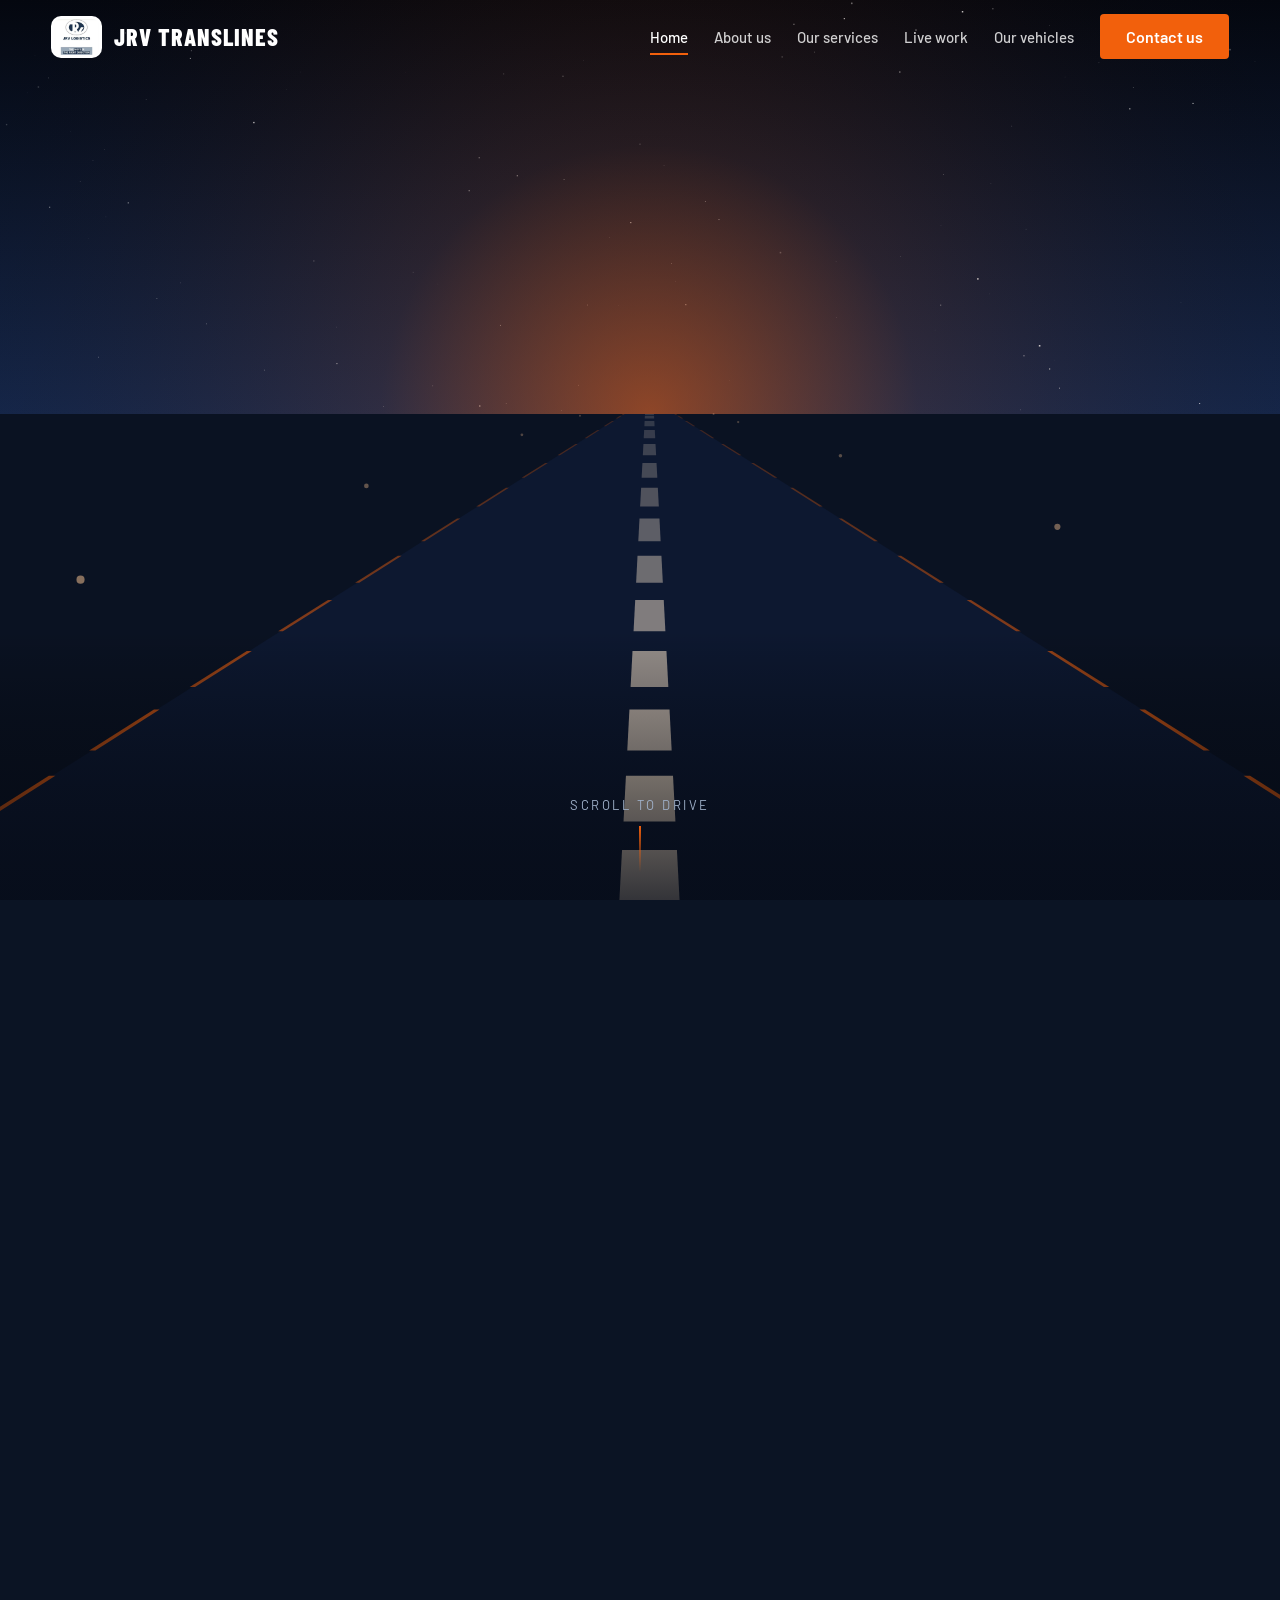
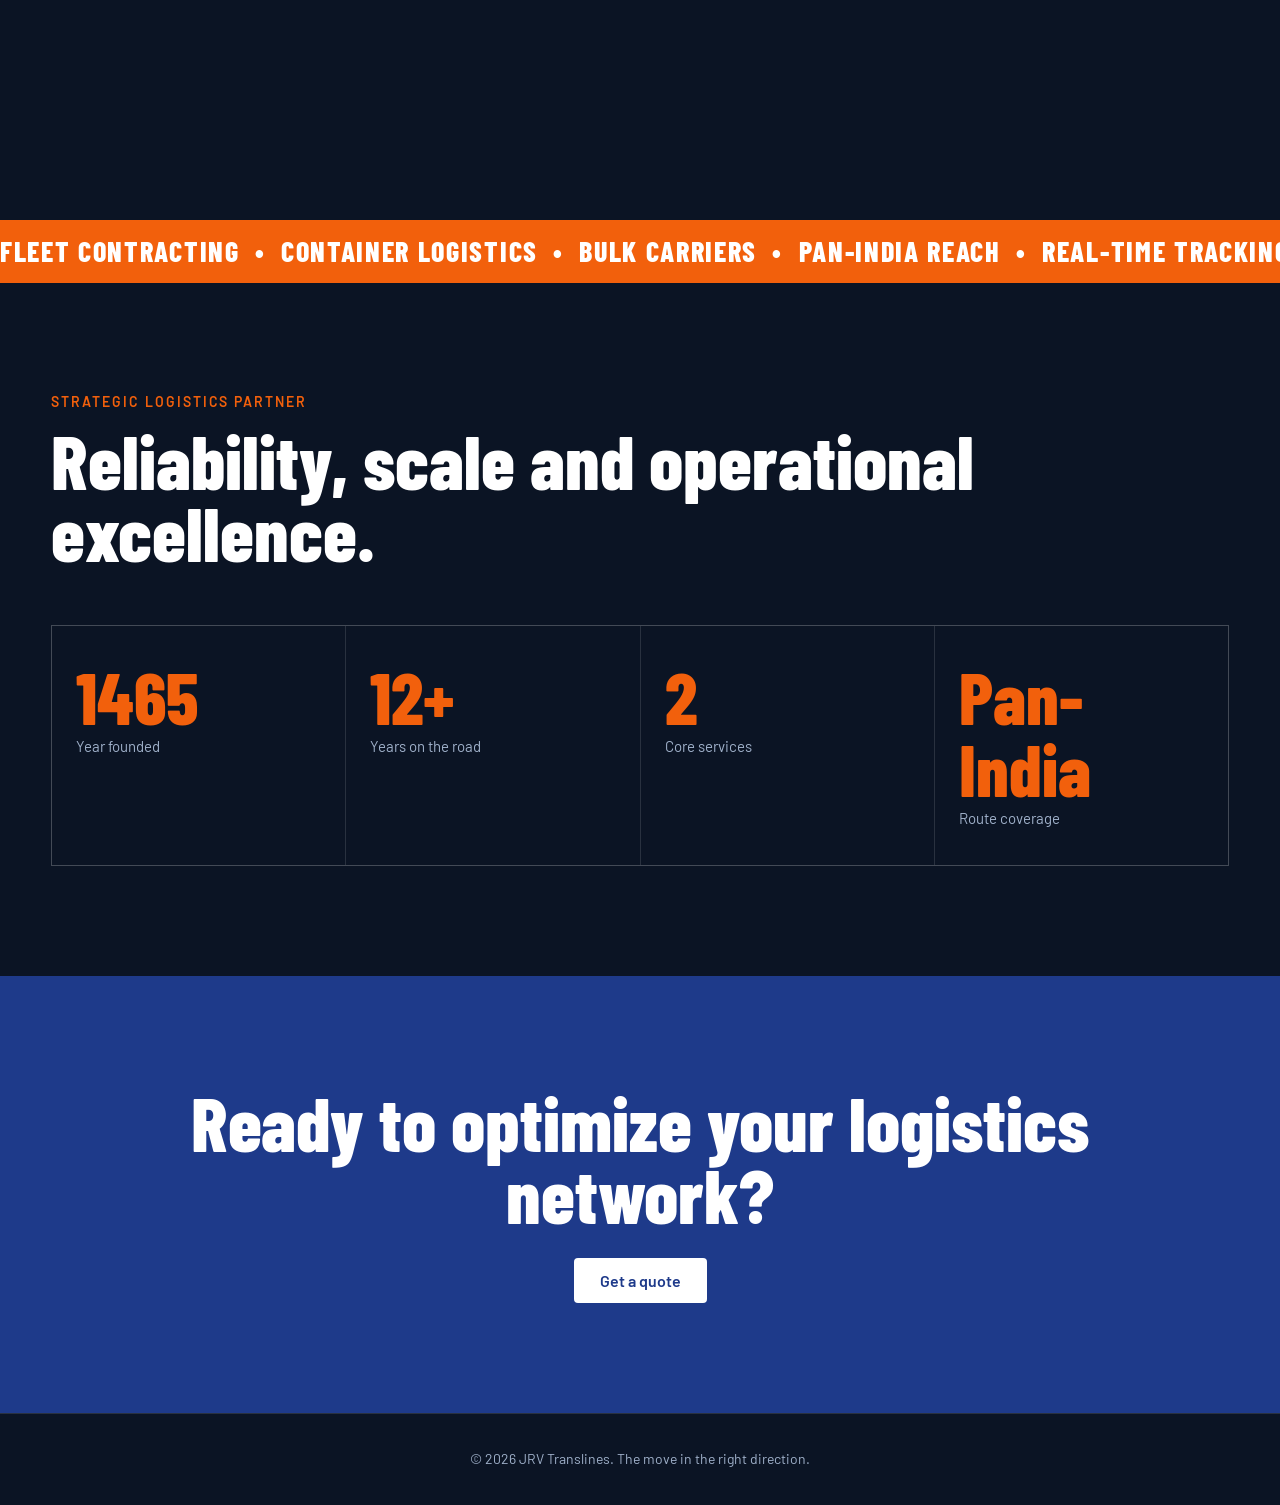
<file: index.html>
<!DOCTYPE html>
<html lang="en"><head>
<meta charset="utf-8">
<meta name="viewport" content="width=device-width, initial-scale=1, viewport-fit=cover">
<meta name="color-scheme" content="dark">
<title>Home | JRV Translines</title>
<link href="https://fonts.googleapis.com/css2?family=Barlow+Condensed:wght@500;700;800&family=Barlow:wght@400;500;600&display=swap" rel="stylesheet">
<link rel="stylesheet" href="css/style.css">
</head><body data-r="">
<div id="prog"></div>
<nav id="nav"><div class="w"><a class="brand" href="index.html"><img src="images/logo.jpg" alt="JRV logo">JRV TRANSLINES</a>
<button class="bg" id="bg" aria-label="Menu">☰</button>
<div class="links" id="lk"><a href="index.html" data-r="">Home</a><a href="about.html" data-r="about">About us</a><a href="services.html" data-r="services">Our services</a><a href="live-work.html" data-r="work">Live work</a><a href="vehicles.html" data-r="vehicles">Our vehicles</a><a class="btn" href="contact.html">Contact us</a></div></div></nav>
<main><div class="pg act">
<div class="pin" id="pin"><div class="stick"><canvas id="cv"></canvas>
<div class="cap"><h1>JRV<br>Translines</h1><p>The move in the right direction.</p></div>
<div class="cap"><h1 class="o">Since 2009</h1><p>Over a decade of uninterrupted logistics across Maharashtra and beyond.</p></div>
<div class="cap"><h1>Pan-India<br>reach</h1><p>Fleet contracting, container logistics and bulk carriers for India's top supply chains.</p>
<div class="btns"><a class="btn" href="contact.html">Start a partnership</a><a class="btn o" href="vehicles.html">See our vehicles</a></div></div>
<div class="hint" id="hint">Scroll to drive<i></i></div></div></div>
<div class="mq"><div>Fleet contracting &nbsp;•&nbsp; Container logistics &nbsp;•&nbsp; Bulk carriers &nbsp;•&nbsp; Pan-India reach &nbsp;•&nbsp; Real-time tracking &nbsp;•&nbsp; Fleet contracting &nbsp;•&nbsp; Container logistics &nbsp;•&nbsp; Bulk carriers &nbsp;•&nbsp; Pan-India reach &nbsp;•&nbsp; Real-time tracking &nbsp;•&nbsp;</div></div>
<section><div class="w"><span class="tag rv">Strategic logistics partner</span><h2 class="rv">Reliability, scale and operational excellence.</h2>
<div class="stats rv" style="margin-top:56px"><div><b data-n="2009">0</b><span>Year founded</span></div><div><b data-n="17" data-s="+">0</b><span>Years on the road</span></div><div><b data-n="3">0</b><span>Core services</span></div><div><b>Pan-India</b><span>Route coverage</span></div></div></div></section>
<section class="cta"><div class="w"><h2 class="rv">Ready to optimize your logistics network?</h2><a class="btn rv" style="background:#fff;color:var(--blue)!important" href="contact.html">Get a quote</a></div></section></div></main>
<footer>© <span id="y"></span> JRV Translines. The move in the right direction.</footer>
<script src="js/main.js"></script>
</body></html>
</file>
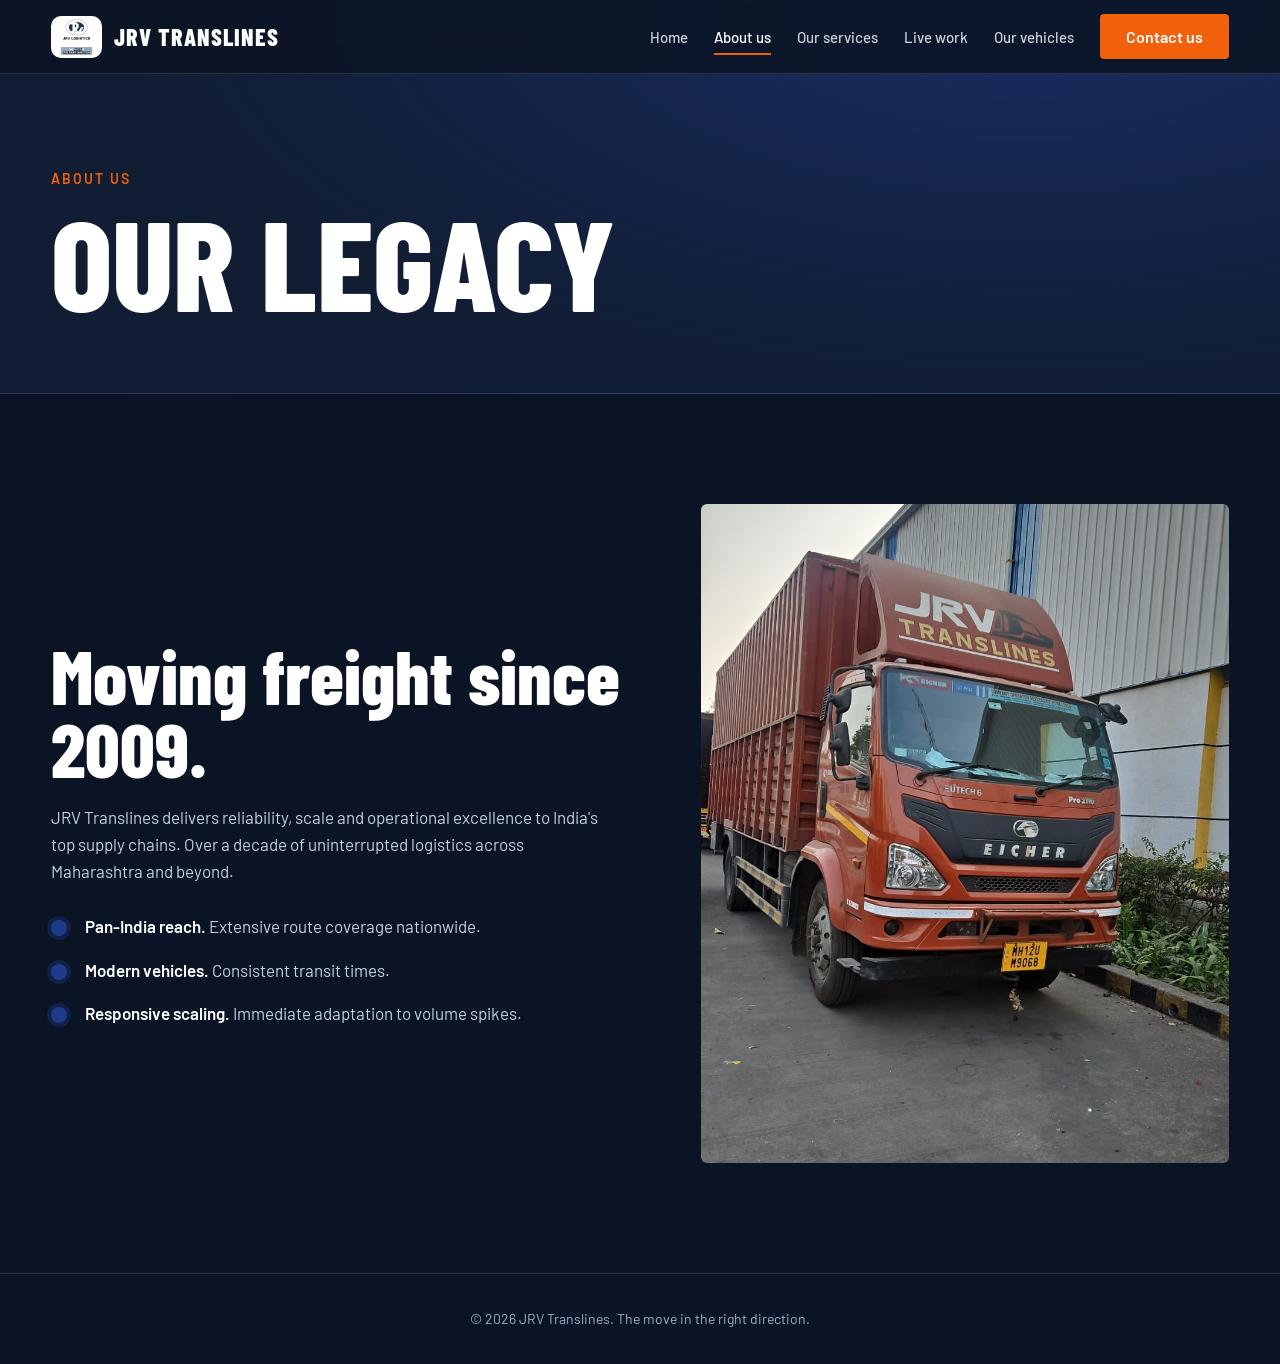
<file: about.html>
<!DOCTYPE html>
<html lang="en"><head>
<meta charset="utf-8">
<meta name="viewport" content="width=device-width, initial-scale=1, viewport-fit=cover">
<meta name="color-scheme" content="dark">
<title>About us | JRV Translines</title>
<link href="https://fonts.googleapis.com/css2?family=Barlow+Condensed:wght@500;700;800&family=Barlow:wght@400;500;600&display=swap" rel="stylesheet">
<link rel="stylesheet" href="css/style.css">
</head><body data-r="about">
<div id="prog"></div>
<nav id="nav"><div class="w"><a class="brand" href="index.html"><img src="images/logo.jpg" alt="JRV logo">JRV TRANSLINES</a>
<button class="bg" id="bg" aria-label="Menu">☰</button>
<div class="links" id="lk"><a href="index.html" data-r="">Home</a><a href="about.html" data-r="about">About us</a><a href="services.html" data-r="services">Our services</a><a href="live-work.html" data-r="work">Live work</a><a href="vehicles.html" data-r="vehicles">Our vehicles</a><a class="btn" href="contact.html">Contact us</a></div></div></nav>
<main><div class="pg act"><header class="head"><div class="w"><span class="tag">About us</span><h1>Our legacy</h1></div></header>
<section><div class="w two"><div class="rv"><h2>Moving freight since 2009.</h2><p class="t">JRV Translines delivers reliability, scale and operational excellence to India's top supply chains. Over a decade of uninterrupted logistics across Maharashtra and beyond.</p>
<ul class="feat"><li><b>Pan-India reach.</b> Extensive route coverage nationwide.</li><li><b>Modern vehicles.</b> Consistent transit times.</li><li><b>Responsive scaling.</b> Immediate adaptation to volume spikes.</li></ul></div>
<div class="pic rv"><img src="images/translines-pro2110.jpg" alt="JRV Translines Eicher truck"></div></div></section></div></main>
<footer>© <span id="y"></span> JRV Translines. The move in the right direction.</footer>
<script src="js/main.js"></script>
</body></html>
</file>
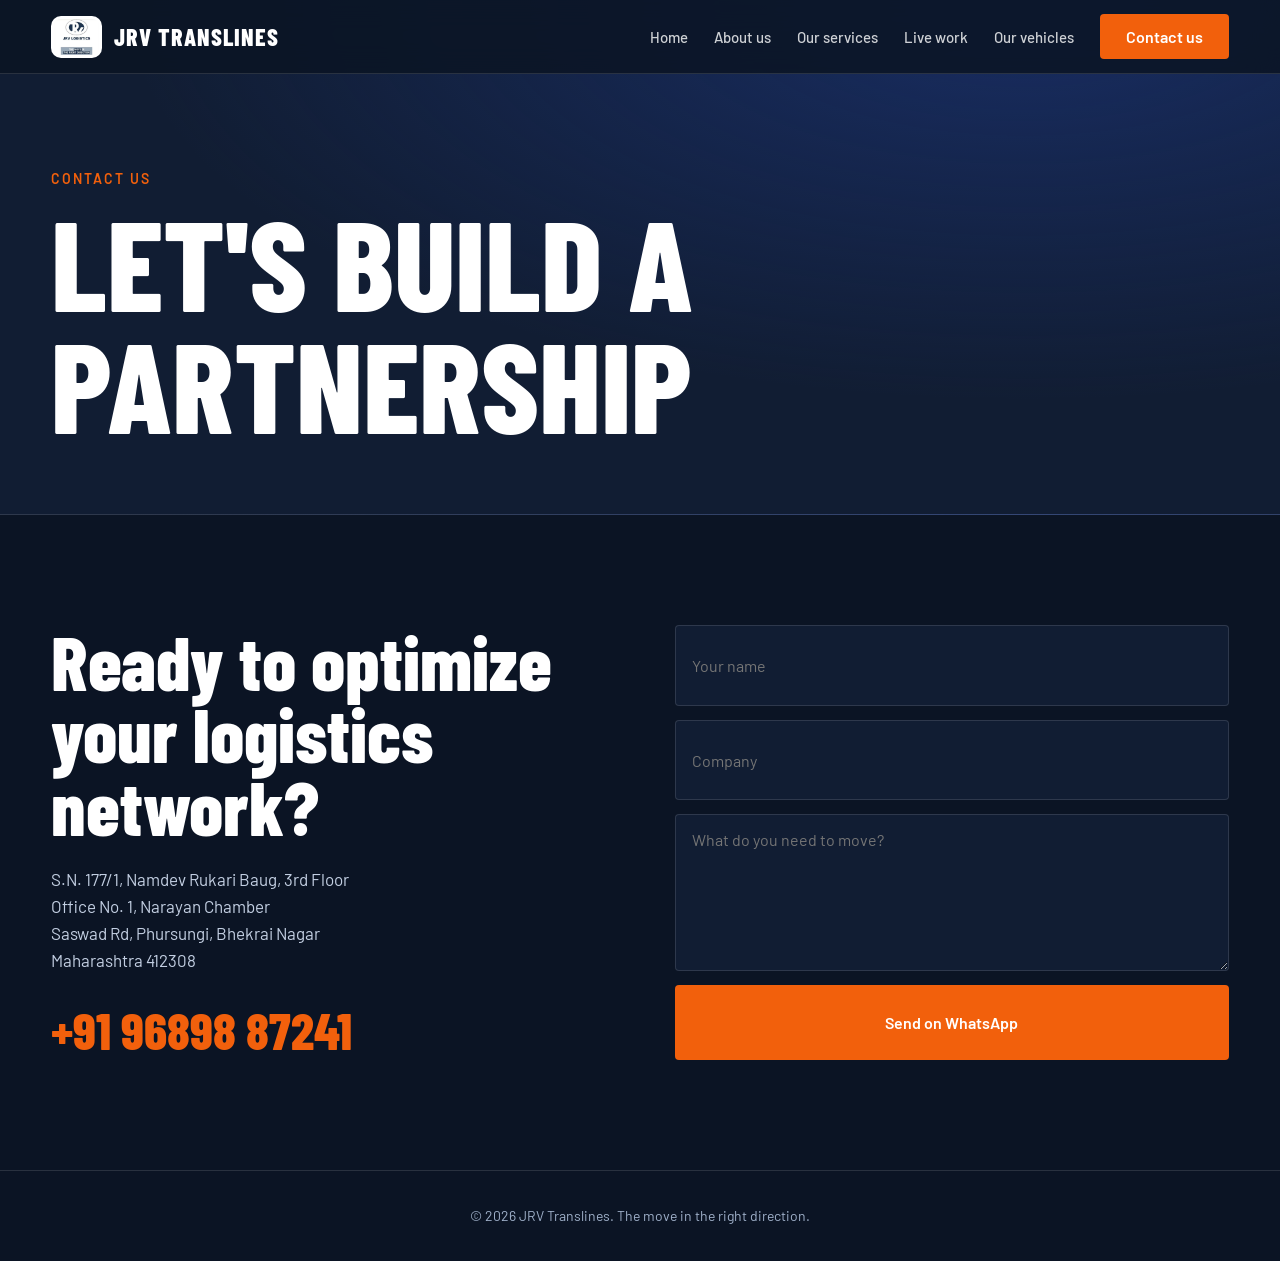
<file: contact.html>
<!DOCTYPE html>
<html lang="en"><head>
<meta charset="utf-8">
<meta name="viewport" content="width=device-width, initial-scale=1, viewport-fit=cover">
<meta name="color-scheme" content="dark">
<title>Contact us | JRV Translines</title>
<link href="https://fonts.googleapis.com/css2?family=Barlow+Condensed:wght@500;700;800&family=Barlow:wght@400;500;600&display=swap" rel="stylesheet">
<link rel="stylesheet" href="css/style.css">
</head><body data-r="contact">
<div id="prog"></div>
<nav id="nav"><div class="w"><a class="brand" href="index.html"><img src="images/logo.jpg" alt="JRV logo">JRV TRANSLINES</a>
<button class="bg" id="bg" aria-label="Menu">☰</button>
<div class="links" id="lk"><a href="index.html" data-r="">Home</a><a href="about.html" data-r="about">About us</a><a href="services.html" data-r="services">Our services</a><a href="live-work.html" data-r="work">Live work</a><a href="vehicles.html" data-r="vehicles">Our vehicles</a><a class="btn" href="contact.html">Contact us</a></div></div></nav>
<main><div class="pg act"><header class="head"><div class="w"><span class="tag">Contact us</span><h1>Let's build a partnership</h1></div></header>
<section><div class="w cg"><div class="rv"><h2>Ready to optimize your logistics network?</h2><address>S.N. 177/1, Namdev Rukari Baug, 3rd Floor<br>Office No. 1, Narayan Chamber<br>Saswad Rd, Phursungi, Bhekrai Nagar<br>Maharashtra 412308</address><a class="ph" href="tel:+919689887241">+91 96898 87241</a></div>
<form class="rv" id="f"><input id="n" placeholder="Your name" required><input id="c" placeholder="Company"><textarea id="m" rows="5" placeholder="What do you need to move?" required></textarea><button class="btn" type="submit">Send on WhatsApp</button></form></div></section></div></main>
<footer>© <span id="y"></span> JRV Translines. The move in the right direction.</footer>
<script src="js/main.js"></script>
</body></html>
</file>
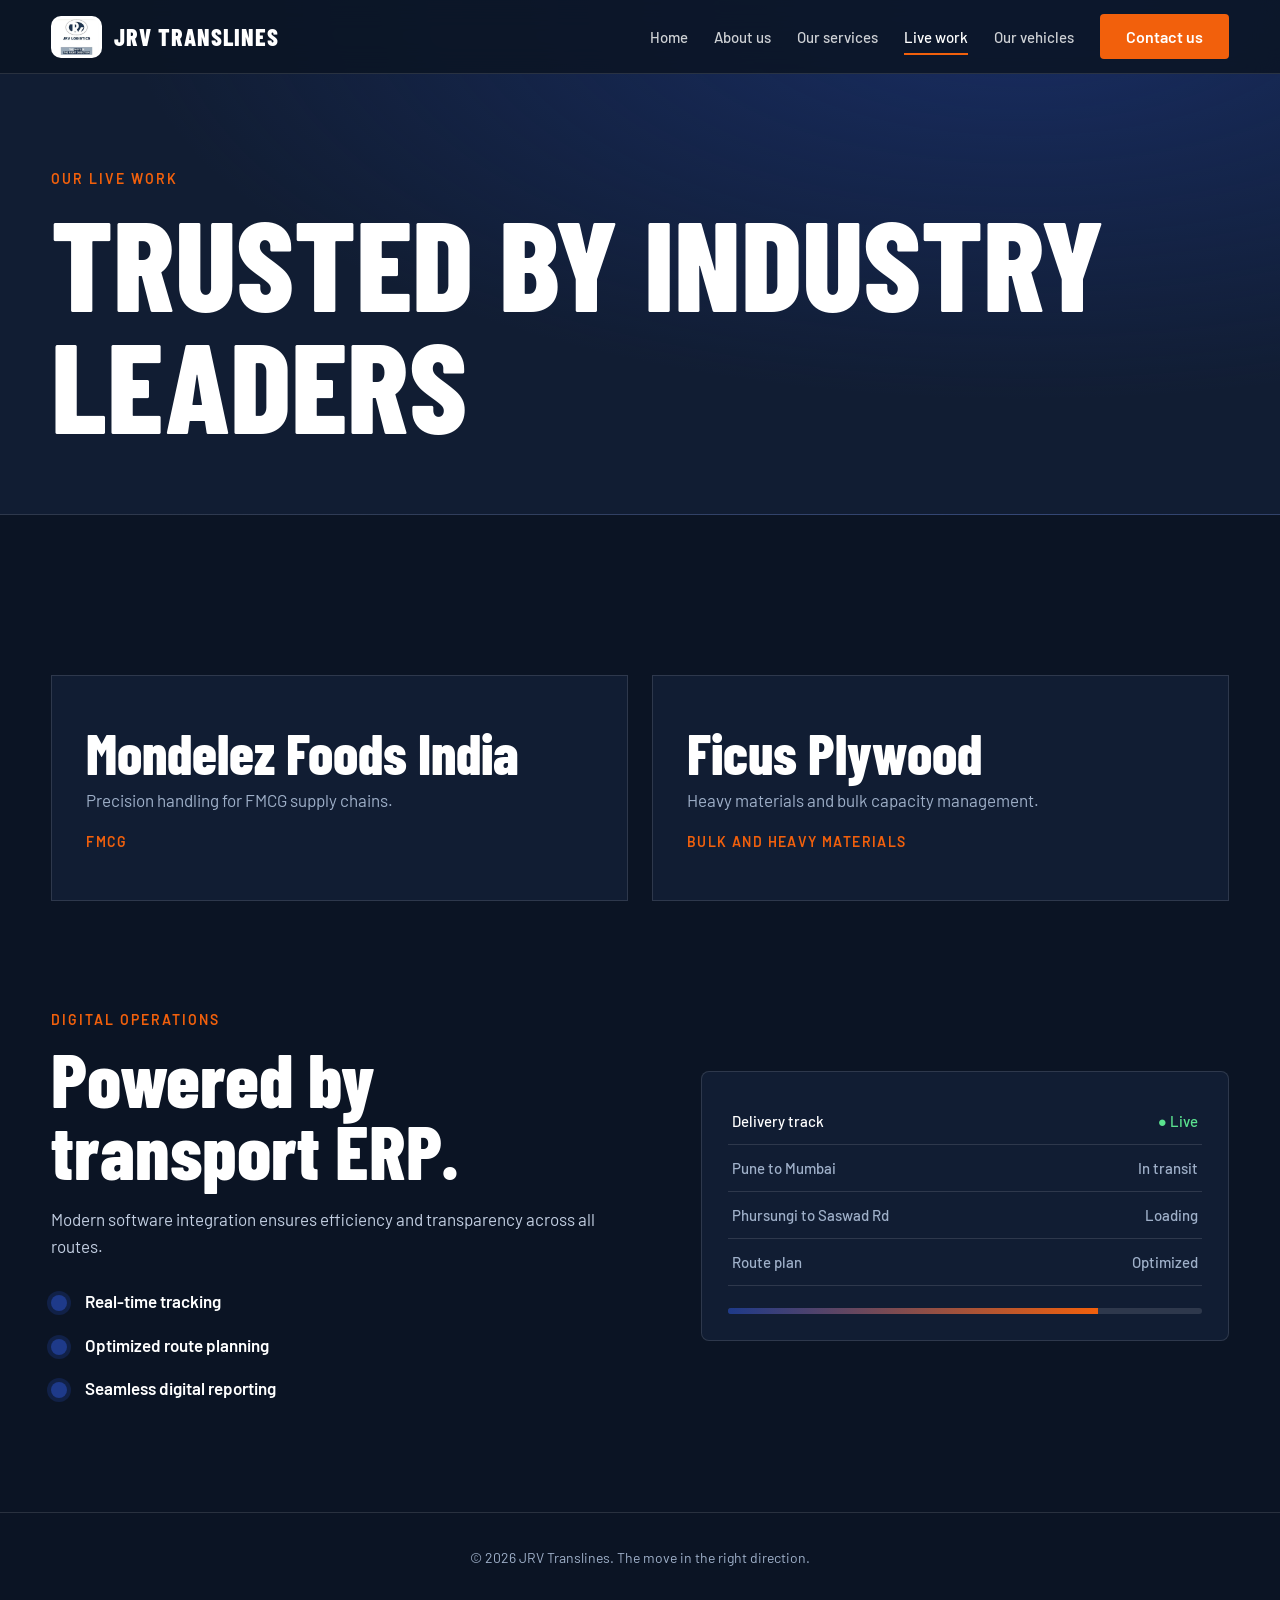
<file: live-work.html>
<!DOCTYPE html>
<html lang="en"><head>
<meta charset="utf-8">
<meta name="viewport" content="width=device-width, initial-scale=1, viewport-fit=cover">
<meta name="color-scheme" content="dark">
<title>Live work | JRV Translines</title>
<link href="https://fonts.googleapis.com/css2?family=Barlow+Condensed:wght@500;700;800&family=Barlow:wght@400;500;600&display=swap" rel="stylesheet">
<link rel="stylesheet" href="css/style.css">
</head><body data-r="work">
<div id="prog"></div>
<nav id="nav"><div class="w"><a class="brand" href="index.html"><img src="images/logo.jpg" alt="JRV logo">JRV TRANSLINES</a>
<button class="bg" id="bg" aria-label="Menu">☰</button>
<div class="links" id="lk"><a href="index.html" data-r="">Home</a><a href="about.html" data-r="about">About us</a><a href="services.html" data-r="services">Our services</a><a href="live-work.html" data-r="work">Live work</a><a href="vehicles.html" data-r="vehicles">Our vehicles</a><a class="btn" href="contact.html">Contact us</a></div></div></nav>
<main><div class="pg act"><header class="head"><div class="w"><span class="tag">Our live work</span><h1>Trusted by industry leaders</h1></div></header>
<section><div class="w"><div class="cl"><div class="rv"><h3>Mondelez Foods India</h3><p>Precision handling for FMCG supply chains.</p><em>FMCG</em></div><div class="rv"><h3>Ficus Plywood</h3><p>Heavy materials and bulk capacity management.</p><em>Bulk and heavy materials</em></div></div></div></section>
<section style="padding-top:0"><div class="w two"><div class="rv"><span class="tag">Digital operations</span><h2>Powered by transport ERP.</h2><p class="t">Modern software integration ensures efficiency and transparency across all routes.</p><ul class="feat"><li><b>Real-time tracking</b></li><li><b>Optimized route planning</b></li><li><b>Seamless digital reporting</b></li></ul></div>
<div class="pnl rv"><div class="r l"><span>Delivery track</span><i>● Live</i></div><div class="r"><span>Pune to Mumbai</span><span>In transit</span></div><div class="r"><span>Phursungi to Saswad Rd</span><span>Loading</span></div><div class="r"><span>Route plan</span><span>Optimized</span></div><div class="bar"><u></u></div></div></div></section></div></main>
<footer>© <span id="y"></span> JRV Translines. The move in the right direction.</footer>
<script src="js/main.js"></script>
</body></html>
</file>
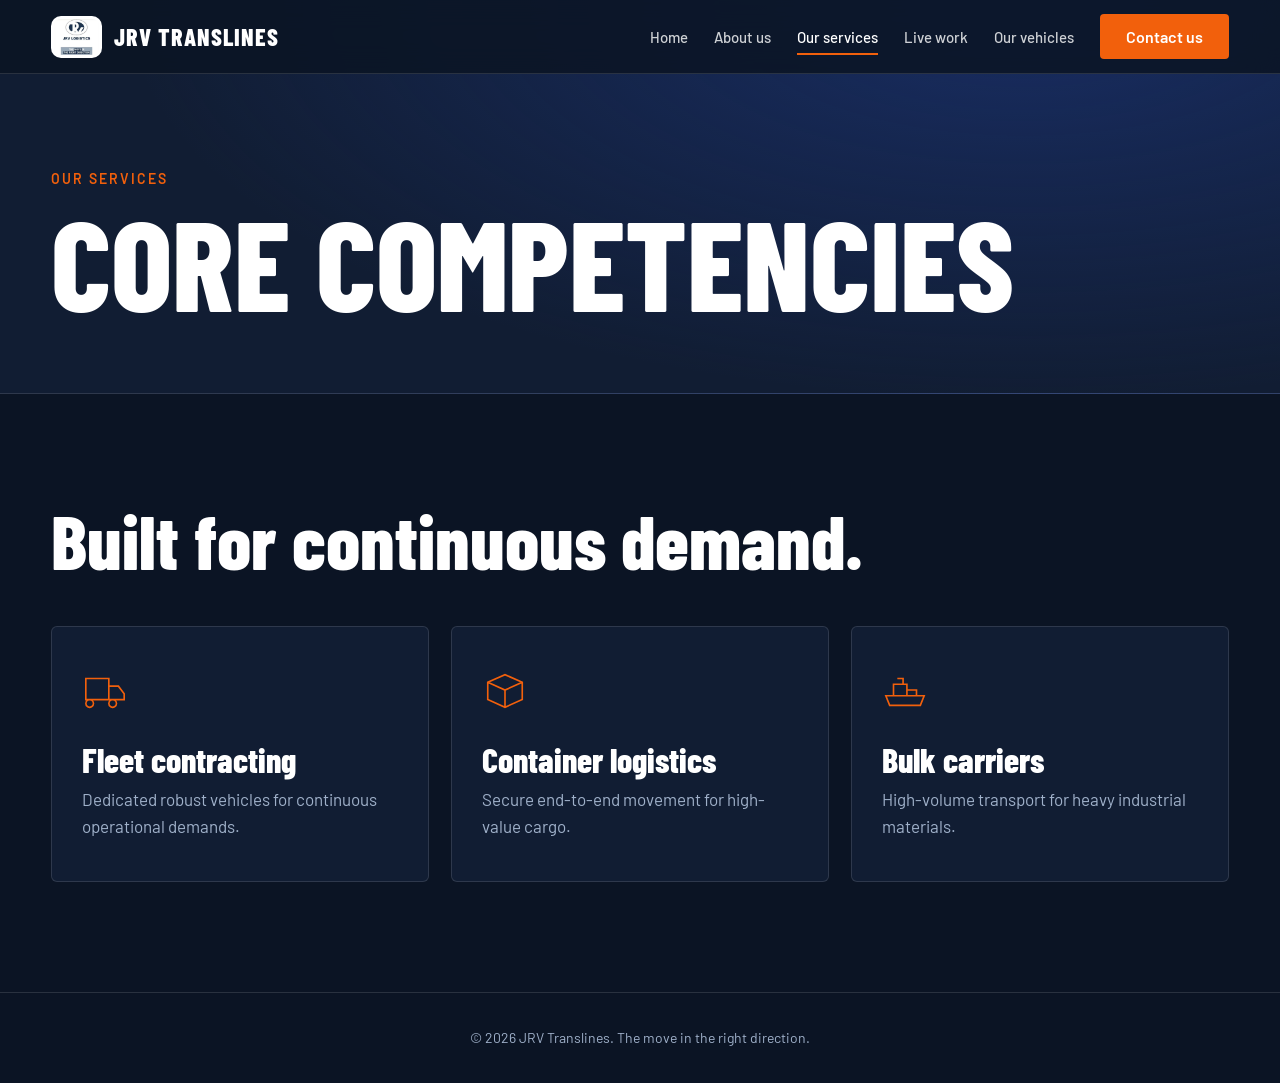
<file: services.html>
<!DOCTYPE html>
<html lang="en"><head>
<meta charset="utf-8">
<meta name="viewport" content="width=device-width, initial-scale=1, viewport-fit=cover">
<meta name="color-scheme" content="dark">
<title>Our services | JRV Translines</title>
<link href="https://fonts.googleapis.com/css2?family=Barlow+Condensed:wght@500;700;800&family=Barlow:wght@400;500;600&display=swap" rel="stylesheet">
<link rel="stylesheet" href="css/style.css">
</head><body data-r="services">
<div id="prog"></div>
<nav id="nav"><div class="w"><a class="brand" href="index.html"><img src="images/logo.jpg" alt="JRV logo">JRV TRANSLINES</a>
<button class="bg" id="bg" aria-label="Menu">☰</button>
<div class="links" id="lk"><a href="index.html" data-r="">Home</a><a href="about.html" data-r="about">About us</a><a href="services.html" data-r="services">Our services</a><a href="live-work.html" data-r="work">Live work</a><a href="vehicles.html" data-r="vehicles">Our vehicles</a><a class="btn" href="contact.html">Contact us</a></div></div></nav>
<main><div class="pg act"><header class="head"><div class="w"><span class="tag">Our services</span><h1>Core competencies</h1></div></header>
<section><div class="w"><h2 class="rv">Built for continuous demand.</h2><div class="cards">
<div class="card rv"><svg viewBox="0 0 48 48"><path d="M4 12h24v22H4zM28 20h10l6 8v6H28zM12 38a4 4 0 100 .1M36 38a4 4 0 100 .1"/></svg><h3>Fleet contracting</h3><p>Dedicated robust vehicles for continuous operational demands.</p></div>
<div class="card rv"><svg viewBox="0 0 48 48"><path d="M6 16l18-8 18 8v18l-18 8-18-8zM6 16l18 8 18-8M24 24v18"/></svg><h3>Container logistics</h3><p>Secure end-to-end movement for high-value cargo.</p></div>
<div class="card rv"><svg viewBox="0 0 48 48"><path d="M4 30h40l-4 10H8zM12 30V18h14v12M26 24h10v6M16 12h6v6"/></svg><h3>Bulk carriers</h3><p>High-volume transport for heavy industrial materials.</p></div></div></div></section></div></main>
<footer>© <span id="y"></span> JRV Translines. The move in the right direction.</footer>
<script src="js/main.js"></script>
</body></html>
</file>
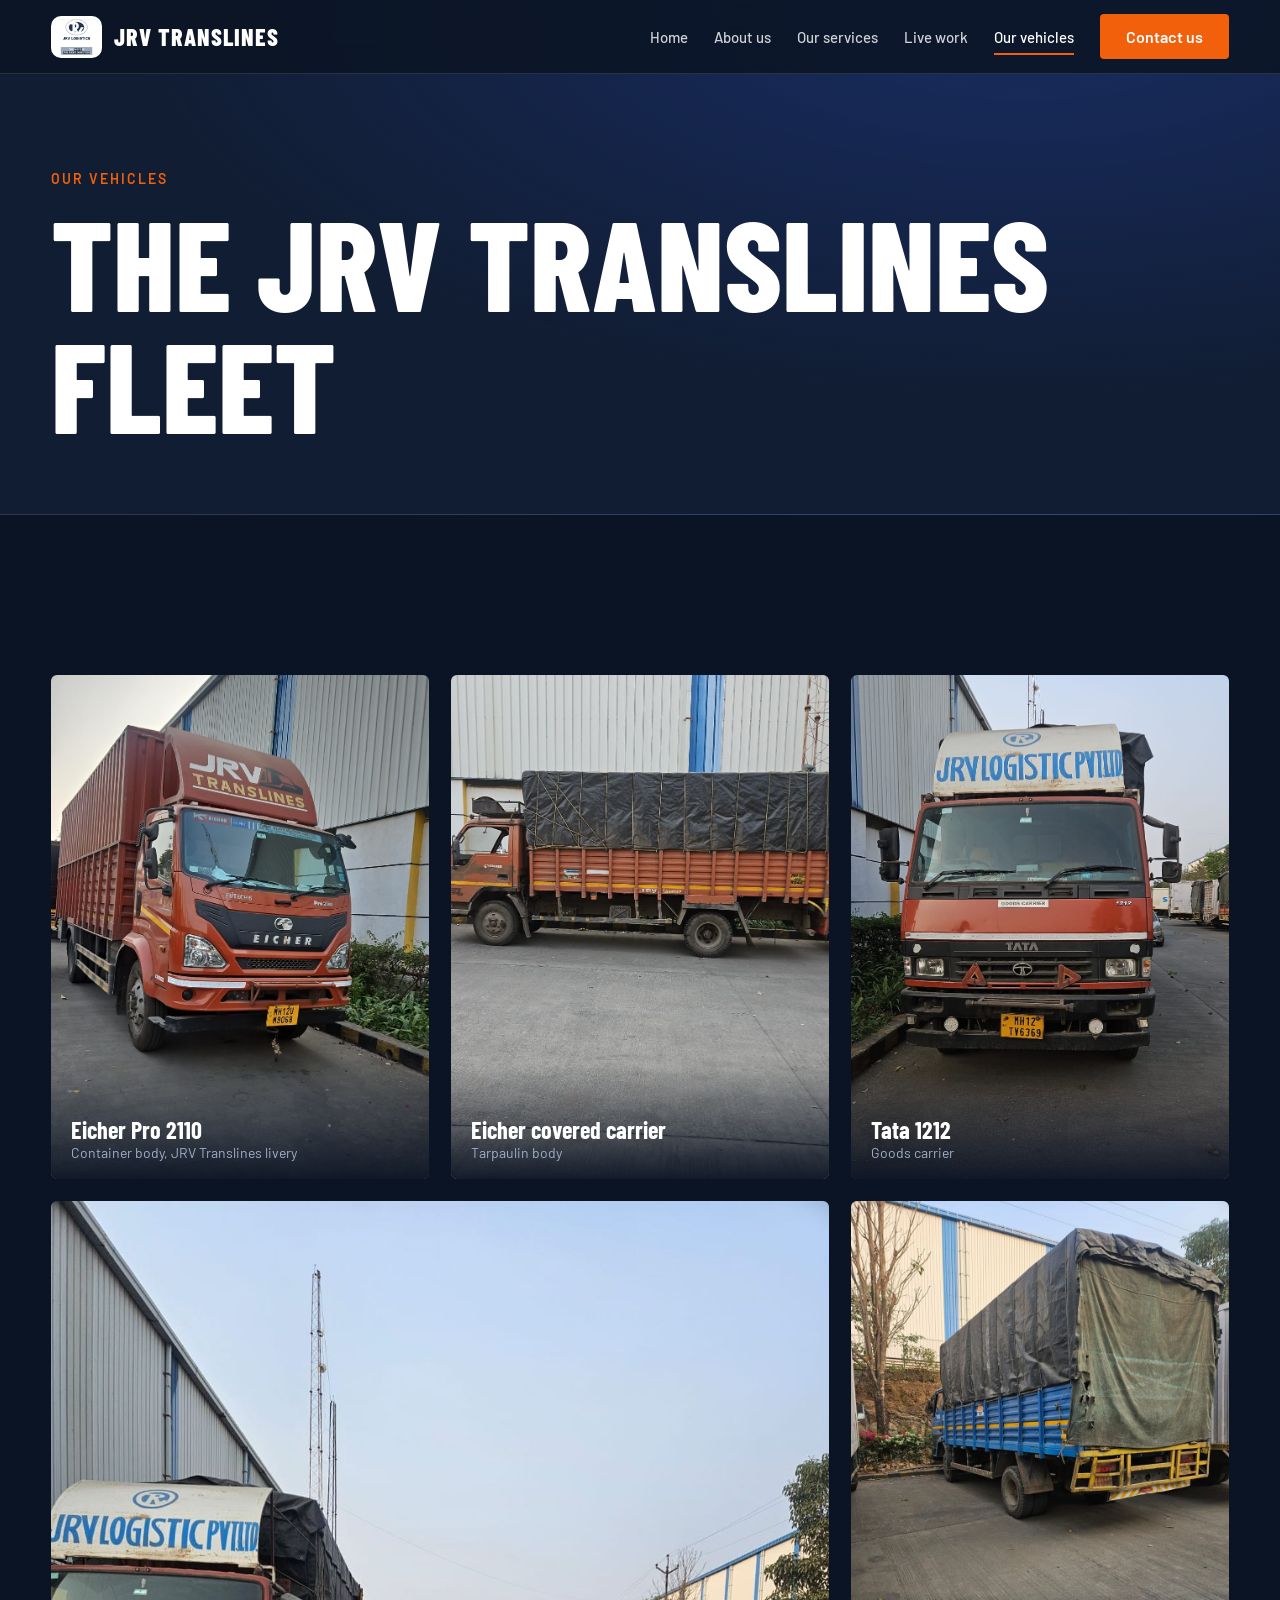
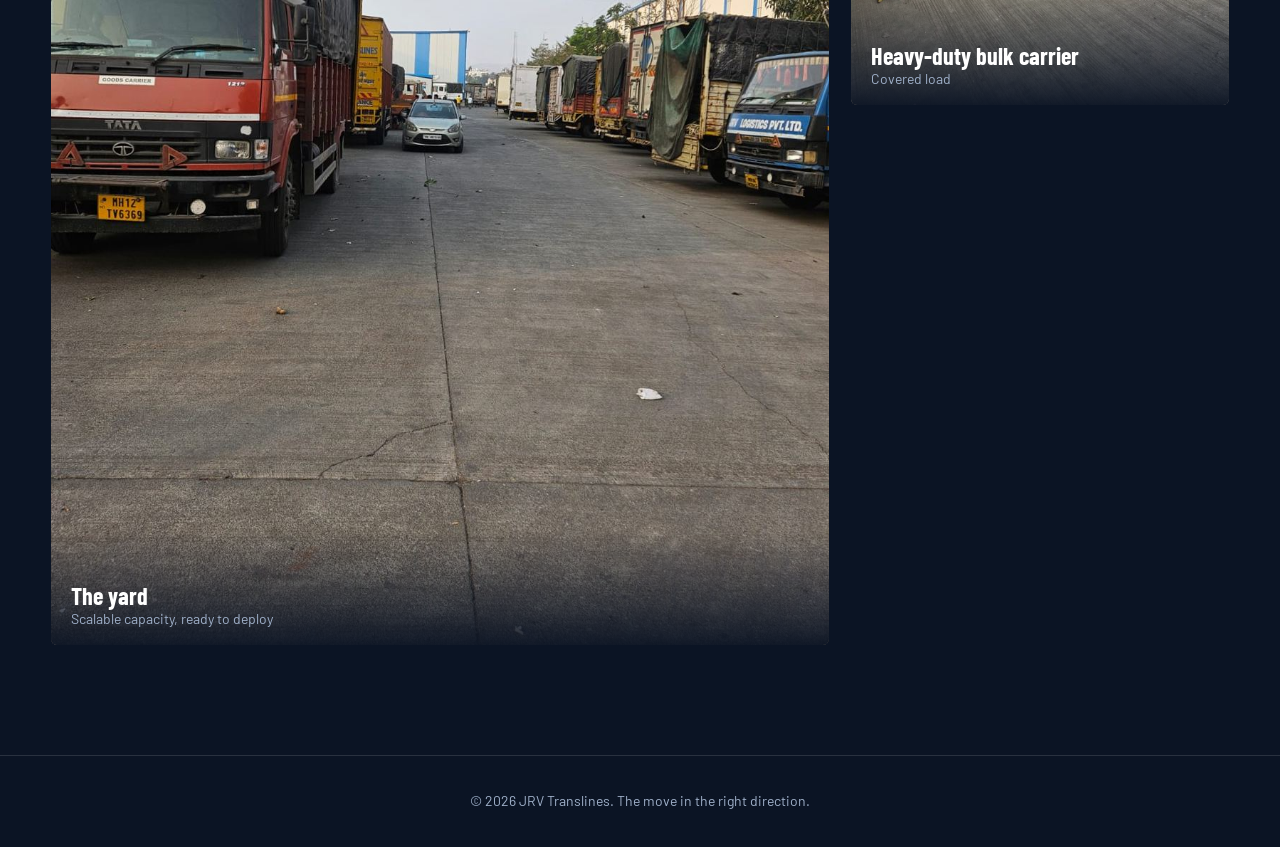
<file: vehicles.html>
<!DOCTYPE html>
<html lang="en"><head>
<meta charset="utf-8">
<meta name="viewport" content="width=device-width, initial-scale=1, viewport-fit=cover">
<meta name="color-scheme" content="dark">
<title>Our vehicles | JRV Translines</title>
<link href="https://fonts.googleapis.com/css2?family=Barlow+Condensed:wght@500;700;800&family=Barlow:wght@400;500;600&display=swap" rel="stylesheet">
<link rel="stylesheet" href="css/style.css">
</head><body data-r="vehicles">
<div id="prog"></div>
<nav id="nav"><div class="w"><a class="brand" href="index.html"><img src="images/logo.jpg" alt="JRV logo">JRV TRANSLINES</a>
<button class="bg" id="bg" aria-label="Menu">☰</button>
<div class="links" id="lk"><a href="index.html" data-r="">Home</a><a href="about.html" data-r="about">About us</a><a href="services.html" data-r="services">Our services</a><a href="live-work.html" data-r="work">Live work</a><a href="vehicles.html" data-r="vehicles">Our vehicles</a><a class="btn" href="contact.html">Contact us</a></div></div></nav>
<main><div class="pg act"><header class="head"><div class="w"><span class="tag">Our vehicles</span><h1>The JRV Translines fleet</h1></div></header>
<section><div class="w"><div class="veh">
<figure class="rv"><img src="images/translines-pro2110.jpg" alt="Eicher Pro 2110" loading="lazy"><figcaption>Eicher Pro 2110<small>Container body, JRV Translines livery</small></figcaption></figure>
<figure class="rv"><img src="images/covered-eicher.jpg" alt="Covered Eicher" loading="lazy"><figcaption>Eicher covered carrier<small>Tarpaulin body</small></figcaption></figure>
<figure class="rv"><img src="images/tata-1212.jpg" alt="Tata 1212" loading="lazy"><figcaption>Tata 1212<small>Goods carrier</small></figcaption></figure>
<figure class="rv wd"><img src="images/yard.jpg" alt="JRV fleet in the yard" loading="lazy" style="object-position:center 60%"><figcaption>The yard<small>Scalable capacity, ready to deploy</small></figcaption></figure>
<figure class="rv"><img src="images/blue-carrier.jpg" alt="Blue goods carrier" loading="lazy"><figcaption>Heavy-duty bulk carrier<small>Covered load</small></figcaption></figure></div></div></section></div></main>
<footer>© <span id="y"></span> JRV Translines. The move in the right direction.</footer>
<script src="js/main.js"></script>
</body></html>
</file>
<file: css/style.css>
:root{--ink:#0b1424;--ink2:#111d33;--blue:#1e3a8a;--or:#f2600c;--mist:#9fb0c9;--line:rgba(255,255,255,.12);
--d:'Barlow Condensed','Arial Narrow',Impact,sans-serif;--b:'Barlow','Segoe UI',Arial,sans-serif;
box-sizing:border-box;padding-top:env(safe-area-inset-top,0px);padding-bottom:env(safe-area-inset-bottom,0px)}
@media (prefers-color-scheme:dark){:root:not([data-theme="light"]){--ink:#0b1424}}
:root[data-theme="dark"]{--ink:#0b1424}
*{box-sizing:border-box;margin:0;padding:0}
html{scroll-padding-top:80px}
body{background:var(--ink);color:#fff;font:400 17px/1.6 var(--b);overflow-x:hidden}
a{color:inherit;text-decoration:none}:focus-visible{outline:2px solid var(--or);outline-offset:3px}
.w{width:min(1180px,92%);margin:auto}
h1,h2,h3{font-family:var(--d);line-height:.95;font-weight:800}
h2{font-size:clamp(40px,6vw,76px)}
.tag{font:600 14px var(--b);color:var(--or);letter-spacing:.14em;text-transform:uppercase;margin-bottom:14px;display:block}
p.t{color:#c3cfe2;max-width:560px;margin-top:20px}
#prog{position:fixed;left:0;top:0;height:3px;width:0;background:linear-gradient(90deg,var(--blue),var(--or));z-index:100;box-shadow:0 0 14px var(--or)}
nav{position:fixed;top:0;left:0;right:0;z-index:90;padding:calc(14px + env(safe-area-inset-top,0px)) 0 14px;transition:.35s}
nav.s,nav.n{background:rgba(11,20,36,.85);backdrop-filter:blur(14px);border-bottom:1px solid var(--line)}
nav .w{display:flex;align-items:center;justify-content:space-between}
.brand{display:flex;align-items:center;gap:12px;font:800 24px var(--d);letter-spacing:.04em}
.brand img{height:42px;border-radius:10px;background:#fff;padding:3px}
.links{display:flex;gap:26px;align-items:center;font-weight:500;font-size:15px}
.links a{opacity:.8;transition:.2s;position:relative}.links a:hover,.links a.on{opacity:1}
.links a.on:after{content:"";position:absolute;left:0;right:0;bottom:-6px;height:2px;background:var(--or)}
.links a.btn:after{display:none}
.btn{display:inline-block;background:var(--or);color:#fff!important;opacity:1!important;padding:13px 26px;border-radius:4px;font-weight:600;border:0;cursor:pointer;font:600 16px var(--b);transition:transform .25s,box-shadow .25s}
.btn:hover{transform:translateY(-3px);box-shadow:0 12px 30px rgba(242,96,12,.4)}
.btn.o{background:transparent;border:1px solid var(--line)}
.bg{display:none;background:0;border:0;color:#fff;font-size:30px;cursor:pointer}
.pg{display:none}.pg.act{display:block}
/* hero: pinned scroll film */
.pin{height:380vh;position:relative}
.stick{position:sticky;top:0;height:100svh;overflow:hidden;background:#060b16}
#cv{position:absolute;inset:0;width:100%;height:100%}
.cap{position:absolute;inset:0;display:flex;flex-direction:column;justify-content:center;align-items:center;text-align:center;padding:0 5%;pointer-events:none;opacity:0;will-change:transform,opacity}
.cap h1{font-size:clamp(60px,12vw,180px);text-transform:uppercase;letter-spacing:.03em}
.cap h1.o{color:transparent;-webkit-text-stroke:2px #fff}
.cap p{color:#cfd9ea;font-size:clamp(17px,2.2vw,24px);margin-top:18px;max-width:640px}
.cap .btns{pointer-events:auto;display:flex;gap:14px;margin-top:30px;flex-wrap:wrap;justify-content:center}
.hint{position:absolute;bottom:28px;left:50%;transform:translateX(-50%);font-size:13px;letter-spacing:.2em;color:var(--mist);text-transform:uppercase;text-align:center}
.hint i{display:block;width:2px;height:46px;margin:10px auto 0;background:linear-gradient(var(--or),transparent);animation:sc 2s infinite}
@keyframes sc{0%{transform:scaleY(0);transform-origin:top}50%{transform:scaleY(1);transform-origin:top}51%{transform-origin:bottom}100%{transform:scaleY(0);transform-origin:bottom}}
.mq{background:var(--or);overflow:hidden;white-space:nowrap;padding:14px 0}
.mq div{display:inline-block;animation:mq 30s linear infinite;font:800 28px var(--d);letter-spacing:.06em;text-transform:uppercase}
@keyframes mq{to{transform:translateX(-50%)}}
section{padding:110px 0}
.head{padding:170px 0 70px;background:radial-gradient(900px 400px at 80% 0,rgba(30,58,138,.55),transparent),var(--ink2);border-bottom:1px solid var(--line)}
.head h1{font-size:clamp(56px,10vw,140px);text-transform:uppercase}
.stats{display:grid;grid-template-columns:repeat(4,1fr);gap:1px;background:var(--line);border:1px solid var(--line)}
.stats div{background:var(--ink);padding:34px 24px}
.stats b{display:block;font:800 clamp(44px,6vw,72px)/1 var(--d);color:var(--or)}.stats span{color:var(--mist);font-size:15px}
.two{display:grid;grid-template-columns:1.1fr 1fr;gap:70px;align-items:center}
.pic{border-radius:6px;overflow:hidden;aspect-ratio:4/5;position:relative}.pic img{width:100%;height:100%;object-fit:cover}
.cards{display:grid;grid-template-columns:repeat(3,1fr);gap:22px;margin-top:50px}
.card{background:var(--ink2);border:1px solid var(--line);padding:40px 30px;border-radius:6px;position:relative;overflow:hidden;transition:transform .2s,border-color .3s}
.card:before{content:"";position:absolute;left:0;top:0;height:3px;width:0;background:var(--or);transition:width .5s}
.card:hover{border-color:rgba(242,96,12,.6)}.card:hover:before{width:100%}
.card svg{width:46px;height:46px;stroke:var(--or);fill:none;stroke-width:1.7;margin-bottom:24px}
.card h3{font-size:34px;margin-bottom:10px}.card p{color:var(--mist)}
.feat{list-style:none;margin-top:28px;display:grid;gap:16px}
.feat li{padding-left:34px;position:relative;color:#c3cfe2}.feat li b{color:#fff;font-weight:600}
.feat li:before{content:"";position:absolute;left:0;top:7px;width:16px;height:16px;border-radius:50%;background:var(--blue);box-shadow:0 0 0 4px rgba(30,58,138,.35)}
.cl{display:grid;grid-template-columns:1fr 1fr;gap:24px;margin-top:50px}
.cl div{border:1px solid var(--line);background:var(--ink2);padding:50px 34px;transition:.3s}.cl div:hover{border-color:var(--or)}
.cl h3{font-size:clamp(34px,4.5vw,56px);margin-bottom:8px}.cl p{color:var(--mist)}.cl em{display:block;margin-top:18px;color:var(--or);font:600 14px var(--b);font-style:normal;letter-spacing:.1em;text-transform:uppercase}
.pnl{background:var(--ink2);border:1px solid var(--line);border-radius:8px;padding:26px;font:500 15px var(--b)}
.pnl .r{display:flex;justify-content:space-between;padding:14px 4px;border-bottom:1px solid var(--line);color:var(--mist)}
.pnl .r i{font-style:normal;color:#5be28f}.pnl .r.l{color:#fff}
.pnl .bar{height:6px;background:var(--line);border-radius:3px;margin-top:22px;overflow:hidden}
.pnl u{display:block;height:100%;width:0;background:linear-gradient(90deg,var(--blue),var(--or));transition:width 2.6s cubic-bezier(.3,.7,.2,1)}.on .pnl u,.pnl.on u{width:78%}
.veh{display:grid;grid-template-columns:repeat(3,1fr);gap:22px;margin-top:50px}
.veh figure{border-radius:6px;overflow:hidden;position:relative;aspect-ratio:3/4}
.veh figure.wd{grid-column:span 2;aspect-ratio:auto}
.veh img{width:100%;height:100%;object-fit:cover;transition:transform 1.2s}.veh figure:hover img{transform:scale(1.07)}
.veh figcaption{position:absolute;left:0;right:0;bottom:0;padding:50px 20px 18px;background:linear-gradient(transparent,rgba(11,20,36,.94));font:700 24px var(--d)}
.veh figcaption small{display:block;font:400 14px var(--b);color:var(--mist)}
.cta{background:var(--blue);text-align:center}.cta h2{margin-bottom:28px}
.cg{display:grid;grid-template-columns:1fr 1fr;gap:70px}
address{font-style:normal;color:#c3cfe2;margin:24px 0}
.ph{font:800 clamp(34px,4vw,52px) var(--d);color:var(--or)}
form{display:grid;gap:14px}
input,textarea{width:100%;background:var(--ink2);border:1px solid var(--line);color:#fff;padding:15px 16px;border-radius:4px;font:400 16px var(--b)}
input:focus,textarea:focus{border-color:var(--or);outline:0}
footer{padding:34px 0;border-top:1px solid var(--line);color:var(--mist);font-size:14px;text-align:center}
.rv{opacity:0;transform:translateY(46px);transition:opacity 1s,transform 1s cubic-bezier(.2,.8,.2,1)}.rv.on{opacity:1;transform:none}
@media(max-width:900px){.bg{display:block}.links{display:none;position:absolute;top:100%;left:0;right:0;background:var(--ink);flex-direction:column;padding:20px 0;gap:18px;border-bottom:1px solid var(--line)}.links.o{display:flex}
.two,.cg,.cards,.cl{grid-template-columns:1fr}.stats{grid-template-columns:1fr 1fr}.veh{grid-template-columns:1fr}.veh figure.wd{grid-column:auto}.pic{aspect-ratio:4/3}section{padding:80px 0}.two{gap:40px}}
@media(prefers-reduced-motion:reduce){*{animation:none!important;transition:none!important}.rv{opacity:1;transform:none}}
</file>
